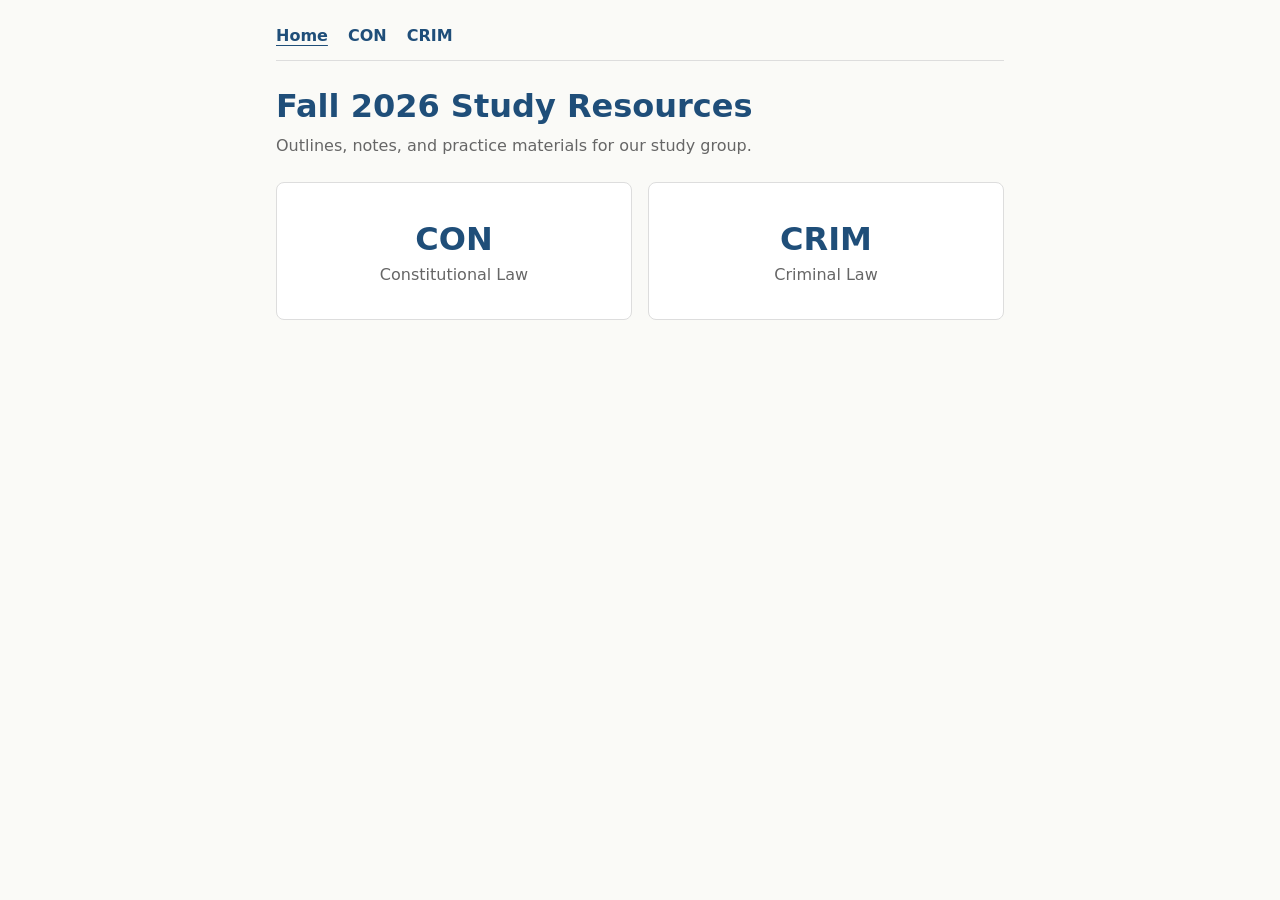
<file: index.html>
<!doctype html>
<html lang="en">
<head>
  <meta charset="utf-8">
  <meta name="viewport" content="width=device-width, initial-scale=1">
  <title>Fall 2026 Study Resources</title>
  <link rel="stylesheet" href="style.css">
</head>
<body>
  <nav>
    <a href="index.html" aria-current="page">Home</a>
    <a href="con.html">CON</a>
    <a href="crim.html">CRIM</a>
  </nav>

  <header>
    <h1>Fall 2026 Study Resources</h1>
    <p>Outlines, notes, and practice materials for our study group.</p>
  </header>

  <main class="subjects">
    <a class="subject" href="con.html">
      <span class="code">CON</span>
      <span class="name">Constitutional Law</span>
    </a>
    <a class="subject" href="crim.html">
      <span class="code">CRIM</span>
      <span class="name">Criminal Law</span>
    </a>
  </main>
</body>
</html>
</file>
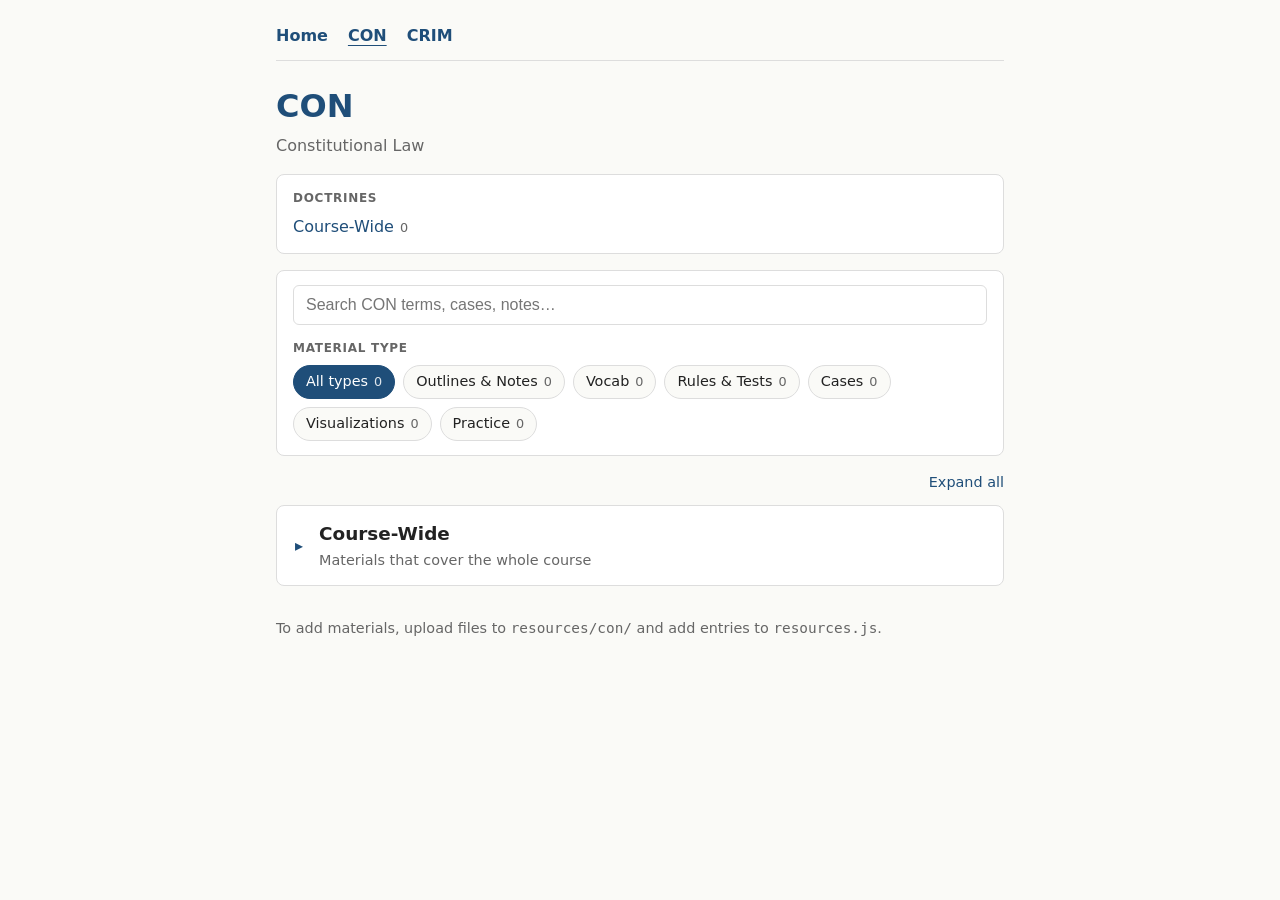
<file: con.html>
<!doctype html>
<html lang="en">
<head>
  <meta charset="utf-8">
  <meta name="viewport" content="width=device-width, initial-scale=1">
  <title>CON – Study Resources</title>
  <link rel="stylesheet" href="style.css">
</head>
<body data-subject="con">
  <nav>
    <a href="index.html">Home</a>
    <a href="con.html">CON</a>
    <a href="crim.html">CRIM</a>
  </nav>

  <header>
    <h1>CON</h1>
    <p>Constitutional Law</p>
  </header>

  <section class="panel" aria-labelledby="toc-heading">
    <h2 id="toc-heading" class="label">Doctrines</h2>
    <ul id="toc" class="toc"></ul>
  </section>

  <section class="panel controls" aria-label="Filters">
    <input id="search" type="search" placeholder="Search CON terms, cases, notes…" aria-label="Search materials">
    <h2 class="label">Material type</h2>
    <div id="type-filter" class="chips"></div>
  </section>

  <div class="toolbar">
    <button id="toggle-all" type="button" class="link-button">Expand all</button>
  </div>

  <main id="modules">
    <noscript><p>Please enable JavaScript to see the materials.</p></noscript>
  </main>

  <footer>
    <p>To add materials, upload files to <code>resources/con/</code> and add entries to <code>resources.js</code>.</p>
  </footer>

  <script src="resources.js"></script>
  <script src="app.js"></script>
</body>
</html>
</file>
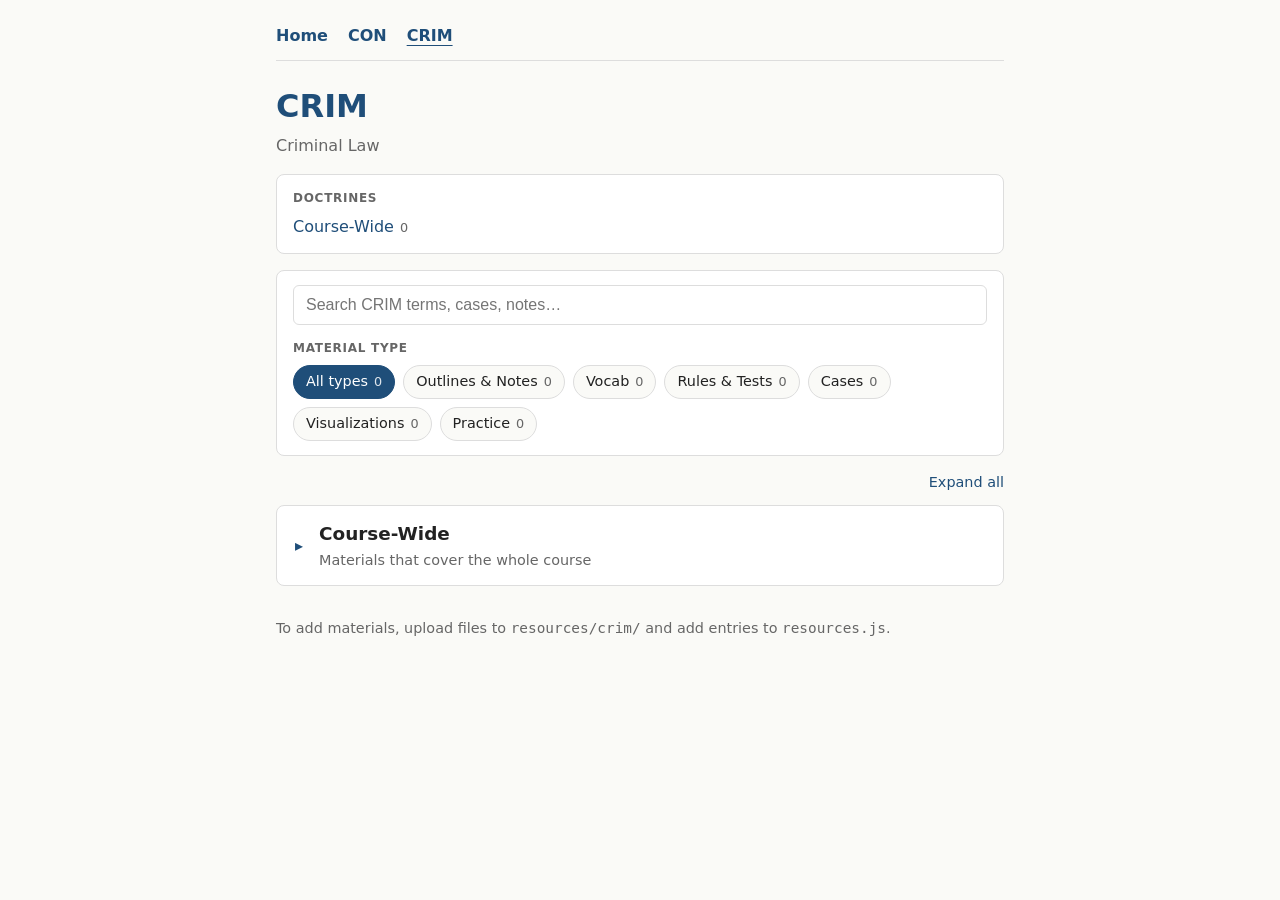
<file: crim.html>
<!doctype html>
<html lang="en">
<head>
  <meta charset="utf-8">
  <meta name="viewport" content="width=device-width, initial-scale=1">
  <title>CRIM – Study Resources</title>
  <link rel="stylesheet" href="style.css">
</head>
<body data-subject="crim">
  <nav>
    <a href="index.html">Home</a>
    <a href="con.html">CON</a>
    <a href="crim.html">CRIM</a>
  </nav>

  <header>
    <h1>CRIM</h1>
    <p>Criminal Law</p>
  </header>

  <section class="panel" aria-labelledby="toc-heading">
    <h2 id="toc-heading" class="label">Doctrines</h2>
    <ul id="toc" class="toc"></ul>
  </section>

  <section class="panel controls" aria-label="Filters">
    <input id="search" type="search" placeholder="Search CRIM terms, cases, notes…" aria-label="Search materials">
    <h2 class="label">Material type</h2>
    <div id="type-filter" class="chips"></div>
  </section>

  <div class="toolbar">
    <button id="toggle-all" type="button" class="link-button">Expand all</button>
  </div>

  <main id="modules">
    <noscript><p>Please enable JavaScript to see the materials.</p></noscript>
  </main>

  <footer>
    <p>To add materials, upload files to <code>resources/crim/</code> and add entries to <code>resources.js</code>.</p>
  </footer>

  <script src="resources.js"></script>
  <script src="app.js"></script>
</body>
</html>
</file>
<file: style.css>
:root {
  --bg: #fafaf7;
  --text: #222;
  --muted: #666;
  --accent: #1f4e79;
  --card: #fff;
  --border: #ddd;
}

@media (prefers-color-scheme: dark) {
  :root {
    --bg: #1a1a1a;
    --text: #eee;
    --muted: #aaa;
    --accent: #7fb3e6;
    --card: #242424;
    --border: #3a3a3a;
  }
}

* { box-sizing: border-box; }

body {
  margin: 0 auto;
  max-width: 760px;
  padding: 24px 16px;
  font-family: system-ui, -apple-system, "Segoe UI", sans-serif;
  line-height: 1.5;
  background: var(--bg);
  color: var(--text);
}

h1 { margin-bottom: 4px; color: var(--accent); }
header p { margin-top: 0; color: var(--muted); }

#search {
  width: 100%;
  padding: 10px 12px;
  font-size: 1rem;
  border: 1px solid var(--border);
  border-radius: 6px;
  background: var(--card);
  color: var(--text);
}

ul { margin: 0; padding-left: 20px; }
li { margin: 6px 0; }
a { color: var(--accent); }
.note, .empty { color: var(--muted); }
.empty { font-style: italic; }

footer {
  margin-top: 32px;
  font-size: 0.9rem;
  color: var(--muted);
}

nav {
  display: flex;
  gap: 20px;
  padding-bottom: 12px;
  margin-bottom: 8px;
  border-bottom: 1px solid var(--border);
}
nav a { text-decoration: none; font-weight: 600; }
nav a[aria-current="page"] { text-decoration: underline; text-underline-offset: 4px; }

.subjects {
  display: grid;
  grid-template-columns: repeat(auto-fit, minmax(220px, 1fr));
  gap: 16px;
  margin-top: 24px;
}
.subject {
  display: block;
  padding: 32px 24px;
  background: var(--card);
  border: 1px solid var(--border);
  border-radius: 8px;
  text-decoration: none;
  text-align: center;
}
.subject:hover { border-color: var(--accent); }
.subject .code { display: block; font-size: 2rem; font-weight: 700; color: var(--accent); }
.subject .name { color: var(--muted); }

/* ---------- Subject pages ---------- */

.panel {
  margin: 16px 0;
  padding: 14px 16px;
  background: var(--card);
  border: 1px solid var(--border);
  border-radius: 8px;
}

.label {
  margin: 0 0 8px;
  font-size: 0.75rem;
  font-weight: 700;
  letter-spacing: 0.06em;
  text-transform: uppercase;
  color: var(--muted);
}

.toc {
  display: flex;
  flex-wrap: wrap;
  gap: 6px 18px;
  margin: 0;
  padding: 0;
  list-style: none;
}
.toc li { margin: 0; }
.toc a { text-decoration: none; }
.toc a:hover { text-decoration: underline; }

.count {
  margin-left: 6px;
  font-size: 0.8rem;
  color: var(--muted);
}

.controls #search { margin-bottom: 14px; }

.chips { display: flex; flex-wrap: wrap; gap: 8px; }
.chip {
  padding: 5px 12px;
  font: inherit;
  font-size: 0.9rem;
  color: var(--text);
  background: var(--bg);
  border: 1px solid var(--border);
  border-radius: 999px;
  cursor: pointer;
}
.chip:hover { border-color: var(--accent); }
.chip[aria-pressed="true"] {
  color: var(--card);
  background: var(--accent);
  border-color: var(--accent);
}
.chip[aria-pressed="true"] .count { color: inherit; opacity: 0.85; }

.toolbar { display: flex; justify-content: flex-end; }
.link-button {
  padding: 0;
  font: inherit;
  font-size: 0.9rem;
  color: var(--accent);
  background: none;
  border: none;
  cursor: pointer;
}
.link-button:hover { text-decoration: underline; }

.module {
  margin: 12px 0;
  background: var(--card);
  border: 1px solid var(--border);
  border-radius: 8px;
  scroll-margin-top: 16px;
}
.module[open] { border-color: var(--accent); }

.module summary {
  display: flex;
  flex-wrap: wrap;
  align-items: center;
  justify-content: space-between;
  gap: 8px 16px;
  padding: 14px 18px;
  cursor: pointer;
  list-style: none;
}
.module summary::-webkit-details-marker { display: none; }
.module summary::before {
  content: "\25B8";
  color: var(--accent);
  transition: transform 0.15s;
}
.module[open] summary::before { transform: rotate(90deg); }
.summary-text { flex: 1 1 260px; }
.summary-text h2 { margin: 0; font-size: 1.15rem; }
.summary-text p { margin: 2px 0 0; font-size: 0.9rem; color: var(--muted); }

.badges { display: flex; flex-wrap: wrap; gap: 6px; }
.badge {
  padding: 2px 8px;
  font-size: 0.75rem;
  color: var(--muted);
  border: 1px solid var(--border);
  border-radius: 999px;
  white-space: nowrap;
}

.module-body {
  padding: 4px 18px 16px;
  border-top: 1px solid var(--border);
}

.group h3 {
  margin: 16px 0 6px;
  font-size: 0.8rem;
  letter-spacing: 0.06em;
  text-transform: uppercase;
  color: var(--accent);
}
.group ul { padding-left: 18px; }
.group li { margin: 5px 0; }
.title { font-weight: 600; }
.title.case { font-style: italic; }

.thumb { display: block; margin: 6px 0 10px; }
.thumb img {
  max-width: 100%;
  max-height: 240px;
  border: 1px solid var(--border);
  border-radius: 4px;
}

.missing {
  margin: 16px 0 0;
  font-size: 0.85rem;
  color: var(--muted);
}
</file>
